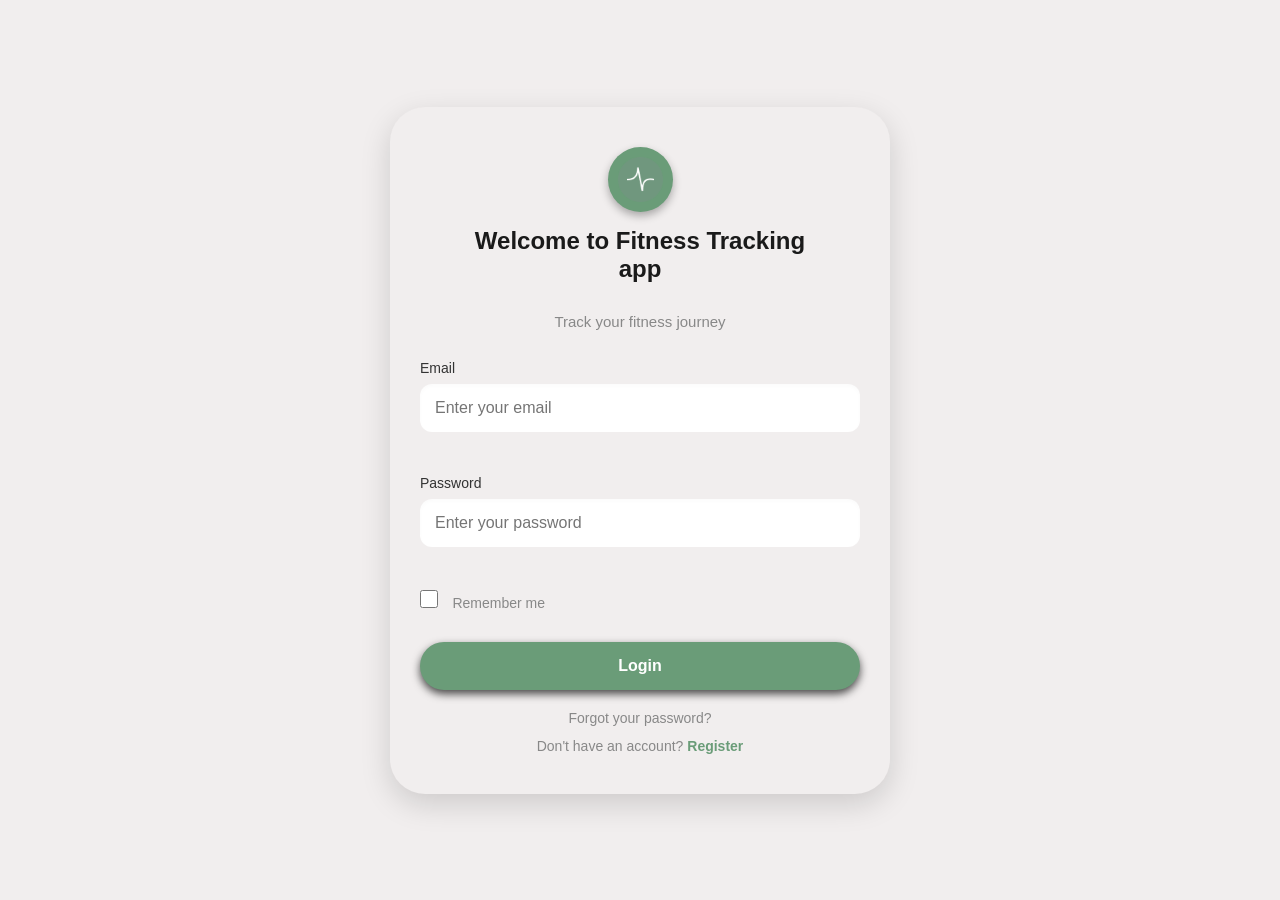
<file: login.html>
<!DOCTYPE html>
<html lang="en">
<head>
    <meta charset="UTF-8">
    <meta name="viewport" content="width=device-width, initial-scale=1.0">
    <title>Login - Fitness Tracking App</title>
    <link rel="stylesheet" href="./css/styleLogin.css">
</head>
<body>

    <div class="login-container">
        
        <div class="header-section">
            <div class="logo-icon">
                <img src="./images/icon.png" alt="Fitness Logo" style="width: 45px; height: 45px; object-fit: contain;">
            </div>
            <h1>Welcome to Fitness Tracking <br>app</h1>
            <p>Track your fitness journey</p>
        </div>

        <form id="loginForm">
            <div class="input-group">
                <label for="email">Email</label>
                <input type="email" id="email" name="email" placeholder="Enter your email">
                <span class="error-message" id="emailError"></span>
            </div>

            <div class="input-group">
                <label for="password">Password</label>
                <input type="password" id="password" name="password" placeholder="Enter your password">
                <span class="error-message" id="passwordError"></span>
            </div>

            <div class="checkbox-group">
                <input type="checkbox" id="rememberMe" name="rememberMe">
                <label for="rememberMe">Remember me</label>
            </div>

            <button type="submit" class="primary-btn">Login</button>
        </form>

        <div class="footer-links">
            <a href="#" class="forgot-password">Forgot your password?</a>
            <p>Don't have an account? <a href="register.html" class="register-link">Register</a></p>
        </div>
    </div>

    <script src="./js/scriptLogin.js"></script>
</body>
</html>
</file>
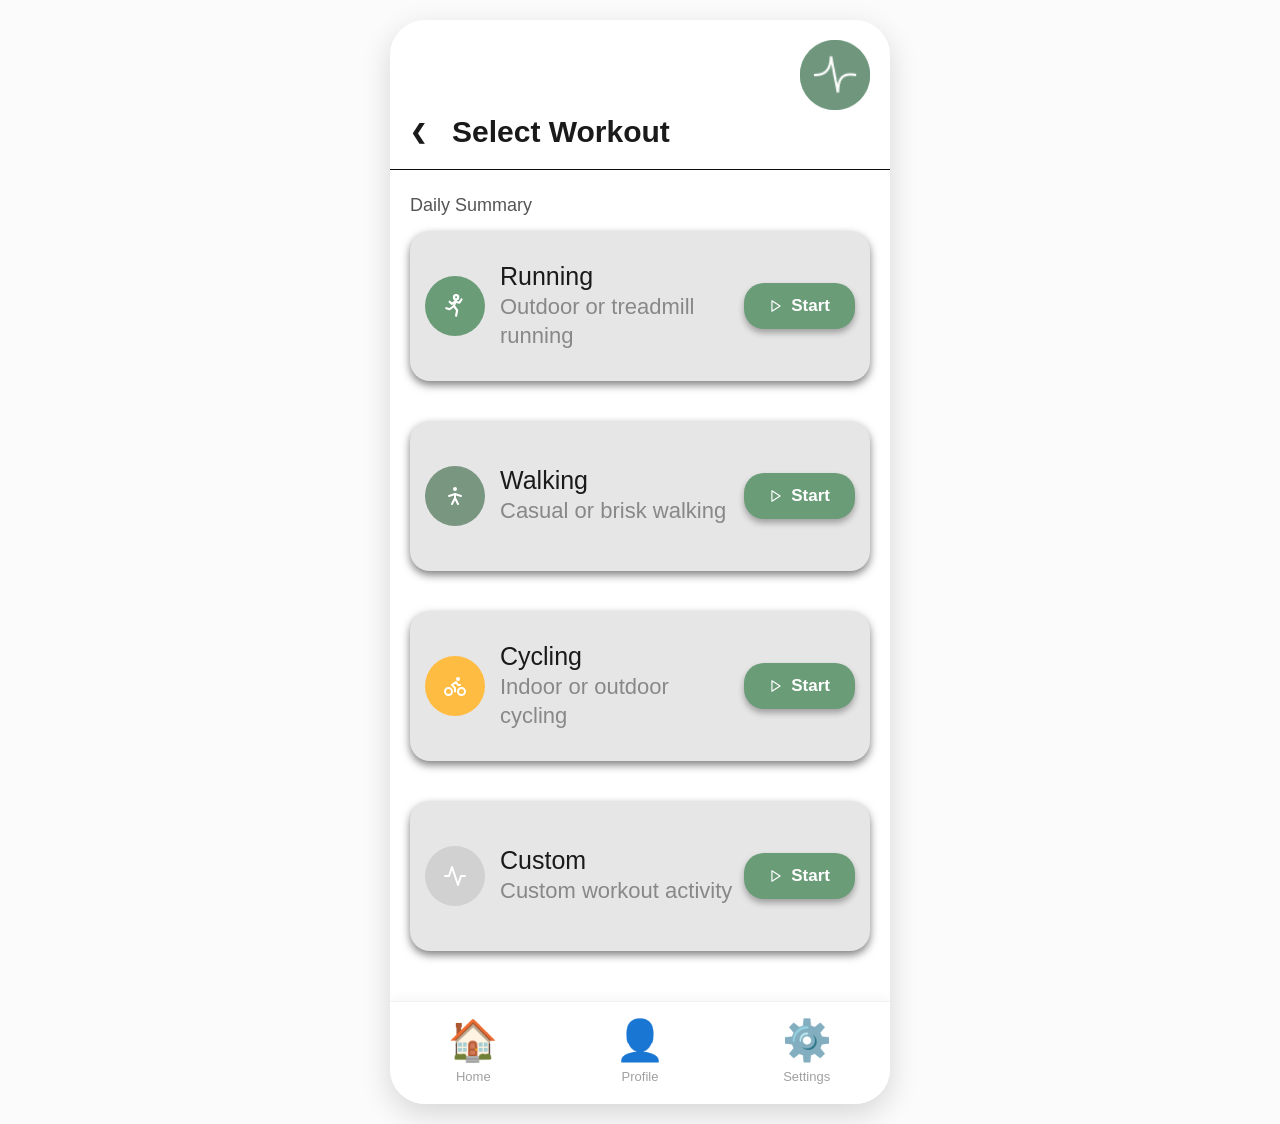
<file: workouts.html>
<!DOCTYPE html>
<html lang="en">
<head>
    <meta charset="UTF-8">
    <meta name="viewport" content="width=device-width, initial-scale=1.0">
    <title>Select Workout</title>
    <link rel="stylesheet" href="./css/styleWorkout.css">
</head>
<body>
    <div class="app-container">
        <header class="workout-header">
            <div class="small-logo">
                <img src="./images/icon.png" alt="Logo" >
            </div>
            <div class="header-title-row">
                <a href="index.html" class="back-btn">&#10094;</a>
                <h1>Select Workout</h1>
            </div>
        </header>

        <hr class="header-divider">

        <main class="workout-main">
            <p class="section-subtitle">Daily Summary</p>
            <div id="workouts-container" class="workouts-list">
                </div>
        </main>

        <nav class="bottom-nav">
            <a href="index.html" class="nav-item">
                <span class="nav-icon">🏠</span>
                Home
            </a>
            <a href="#" class="nav-item">
                <span class="nav-icon">👤</span>
                Profile
            </a>
            <a href="#" class="nav-item">
                <span class="nav-icon">⚙️</span>
                Settings
            </a>
        </nav>
    </div>

    <script src="./js/scriptWorkout.js"></script>
</body>
</html>
</file>
<file: css/styleLogin.css>
/* --- איפוס בסיסי - נלקח מהעיצוב שלך --- */
* {
    margin: 0;
    padding: 0;
    box-sizing: border-box;
    font-family: 'Segoe UI', Tahoma, Geneva, Verdana, sans-serif;
}

/* --- רקע הדף הכללי --- */
body {
    background-color: #f1eeee; 
    display: flex;
    flex-direction: column;
    align-items: center;
    justify-content: center; 
    min-height: 100vh;
    padding: 20px;
}

/* --- כרטיסיית ההתחברות המרכזית  --- */
.login-container {
    width: 100%;
    max-width: 500px;
    background-color: #f1eeee; 
    border-radius: 35px; 
    box-shadow: 0 10px 30px rgba(0, 0, 0, 0.15); 
    padding: 40px 30px;
    display: flex;
    flex-direction: column;
}

/* --- אזור הלוגו והכותרות --- */
.header-section {
    text-align: center;
    margin-bottom: 30px;
}

.logo-icon {
    width: 65px;
    height: 65px;
    background-color: #6a9c78; 
    border-radius: 50%;
    margin: 0 auto 15px auto;
    display: flex;
    justify-content: center;
    align-items: center;
    box-shadow: 0 4px 8px rgba(0, 0, 0, 0.3); 
}


.header-section h1 {
    font-size: 24px;
    color: #1a1a1a;
    margin-bottom: 30px;
    font-weight: bold;
}

.header-section p {
    font-size: 15px;
    color: #888;
}

/* --- עיצוב השדות (Inputs) --- */
.input-group {
    margin-bottom: 20px;
    display: flex;
    flex-direction: column;
}

.input-group label {
    font-size: 14px;
    color: #333;
    margin-bottom: 8px;
    font-weight: 500;
}

.input-group input[type="email"],
.input-group input[type="password"] {
    padding: 15px;
    border: none;
    border-radius: 12px; 
    background-color: #ffffff;
    font-size: 16px;
    color: #1a1a1a;
    box-shadow: inset 0 2px 4px rgba(0,0,0,0.02); 
}

/* שדה "זכור אותי" */
.checkbox-group {
    flex-direction: row;
    align-items: center;
    margin-bottom: 30px;
}

.checkbox-group input {
    margin-right: 10px;
    width: 18px;
    height: 18px;
}

.checkbox-group label {
    margin-bottom: 0;
    font-size: 14px;
    color: #888;
    font-weight: normal;
}

.error-message {
    color: #d9534f;
    font-size: 13px;
    margin-top: 5px;
    min-height: 18px;
}

/* --- כפתור ראשי - מועתק 1:1 מהקוד שלך --- */
.primary-btn {
    width: 100%;
    background-color: #6a9c78;
    color: white;
    border: none;
    padding: 15px;
    border-radius: 25px;
    font-size: 16px;
    font-weight: bold;
    cursor: pointer;
    display: flex;
    justify-content: center;
    align-items: center;
    margin-top: 10px;
    margin-bottom: 20px;
    box-shadow: 0 4px 8px rgba(0, 0, 0, 0.7);
    transition: 0.2s;
}

.primary-btn:active {
    transform: scale(0.98); /* אפקט לחיצה קטן */
    box-shadow: 0 2px 4px rgba(0, 0, 0, 0.5);
}

/* --- קישורים בתחתית --- */
.footer-links {
    text-align: center;
    display: flex;
    flex-direction: column;
    gap: 12px;
}

.footer-links a, .footer-links p {
    font-size: 14px;
}

.footer-links p {
    color: #888;
}

.forgot-password {
    color: #888;
    text-decoration: none;
}

.register-link {
    color: #6a9c78; 
    font-weight: bold;
    text-decoration: none;
}
</file>
<file: css/styleWorkout.css>
* {
    margin: 0;
    padding: 0;
    box-sizing: border-box;
    font-family: 'Segoe UI', Tahoma, Geneva, Verdana, sans-serif;
}

body {
    background-color: #fcfbfb; 
    display: flex;
    justify-content: center;
    align-items: center;
    min-height: 100vh;
    padding: 20px;
}

.app-container {
    width: 100%;
    max-width: 500px;
    background-color: #ffffff;
    border-radius: 35px;
    box-shadow: 0 10px 30px rgba(0, 0, 0, 0.15);
    display: flex;
    flex-direction: column;
    min-height: 800px;
    overflow: hidden;
    position: relative;
}

/* --- הדר עליון --- */
.workout-header {
    position: relative;
    padding: 35px 20px 15px 20px;
}

.header-title-row {
    display: flex;
    align-items: center;
    gap: 25px;
    margin-top: 60px; 
}

.small-logo {
    position: absolute;
    top: 20px;
    right: 20px;
    width: 70px;
    height: 70px;
    background-color: #6a9c78;
    border-radius: 50%;
    display: flex;
    justify-content: center;
    align-items: center;
}
.small-logo img {
    width: 100%;
    height: 100%;
    object-fit: contain;
}

.back-btn {
    text-decoration: none;
    color: #1a1a1a;
    font-size: 20px;
    font-weight: bold;
}

.workout-header h1 {
    font-size: 30px;
    color: #1a1a1a;
    font-weight: 600;
}

.header-divider {
    border: none;
    border-top: 1px solid #0d0d0d;
    margin: 5px 0;
}

/* --- אזור האימונים --- */
.workout-main {
    padding: 20px;
    flex-grow: 1;
}

.section-subtitle {
    font-size: 18px;
    color: #555;
    margin-bottom: 15px;
}

.workouts-list {
    display: flex;
    flex-direction: column;
    gap: 40px;
    margin-bottom: 30px
}

/* --- הכרטיסיות --- */
.workout-card {
    background-color: #e7e6e6; 
    border-radius: 20px;
    padding: 40px 15px;
    height: 150px;
    display: flex;
    justify-content: space-between;
    align-items: center;
    box-shadow: 0 4px 8px rgba(0,0,0,0.5);
}

.workout-info-wrapper {
    display: flex;
    align-items: center;
    gap: 15px;
}

.workout-icon {
    width: 60px;
    height: 60px;
    border-radius: 100%;
    display: flex;
    justify-content: center;
    align-items: center;
    flex-shrink: 0;
}

.bg-running { background-color: #6a9c78; }
.bg-walking { background-color: #799681; }
.bg-cycling { background-color: #ffbc42; } 
.bg-custom { background-color: #d1d1d1; }

.workout-text h3 {
    font-size: 25px;
    color: #1a1a1a;
    font-weight: 500;
    margin-bottom: 2px;
}

.workout-text p {
    font-size: 22px;
    color: #888;
    line-height: 1.3;
}

/* --- כפתור ה-Start --- */
.start-btn {
    background-color: #6a9c78;
    color: white;
    border: none;
    padding: 13px 25px;
    border-radius: 20px; 
    font-size: 17px;
    font-weight: 600;
    cursor: pointer;
    display: flex;
    align-items: center;
    gap: 6px;
    box-shadow: 0 4px 6px rgba(0,0,0,0.3); 
}

/* --- תפריט תחתון --- */
.bottom-nav {
    display: flex;
    justify-content: space-around;
    align-items: center;
    width: 100%;
    background-color: #ffffff;
    padding: 15px 0 20px 0;
    border-top: 1px solid #f0f0f0;
    box-shadow: 0 -4px 10px rgba(0, 0, 0, 0.03); 
}

.nav-item {
    display: flex;
    flex-direction: column;
    align-items: center;
    justify-content: center;
    text-decoration: none;
    color: #a0a0a0;
    font-size: 13px;
    font-weight: 500;
    flex: 1;
    background-color: transparent;
    box-shadow: none; 
    border-radius: 0;
}

/* עיצוב לעמוד הפעיל (Home כרגע) */
.nav-item.active {
    color: #6a9c78;
}

.nav-icon {
    font-size: 40px; 
    margin-bottom: 5px;
}
</file>
